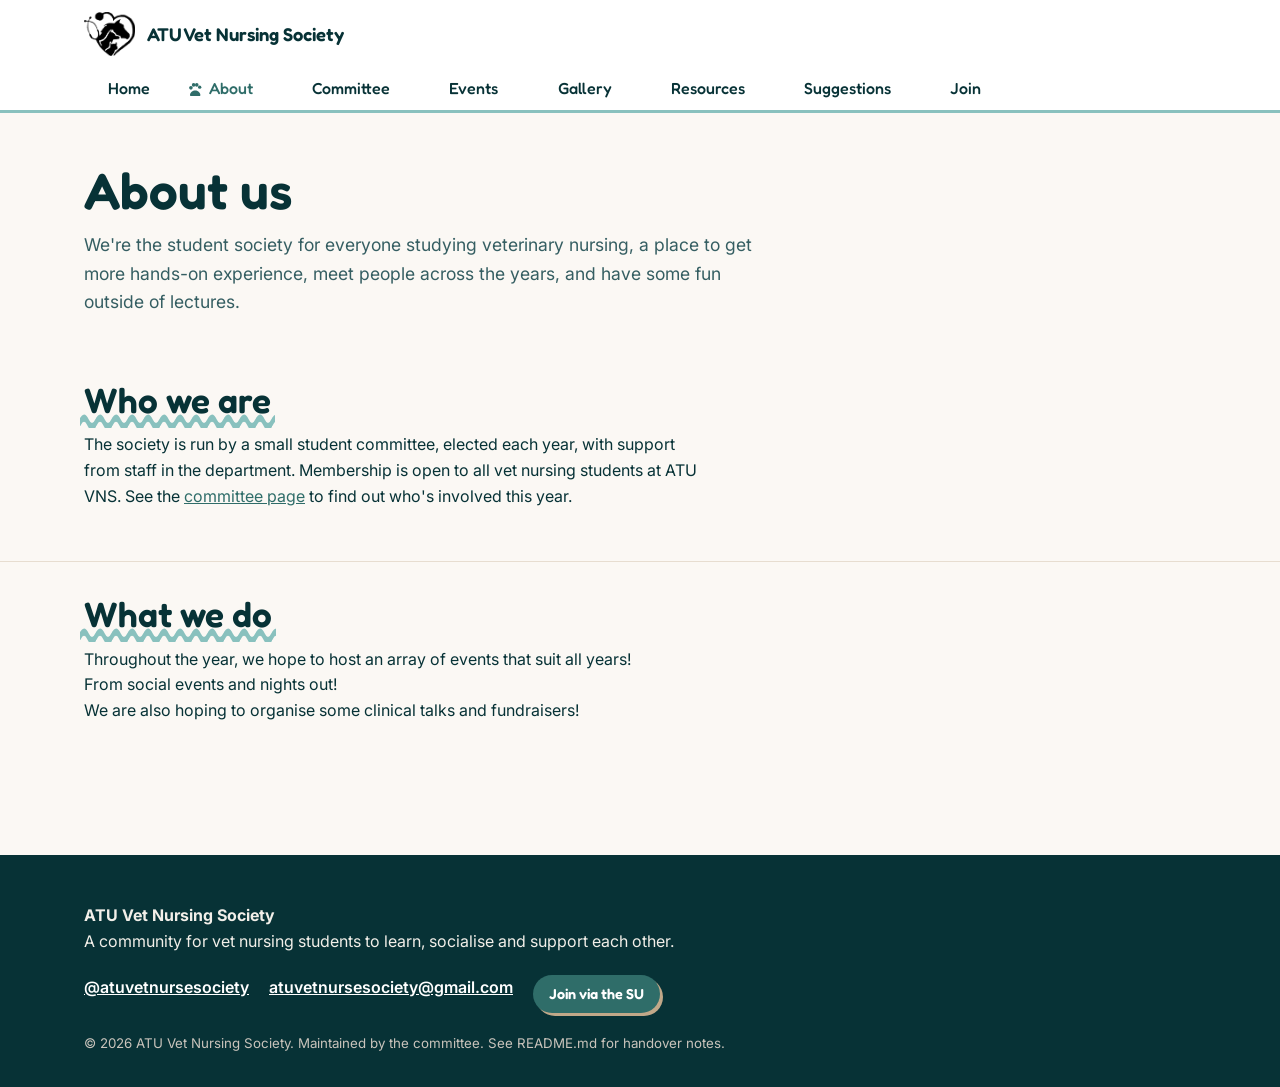
<file: about.html>
<!DOCTYPE html>
<html lang="en">
<head>
<meta charset="UTF-8">
<meta name="viewport" content="width=device-width, initial-scale=1.0">
<title>About | ATU Vet Nursing Society</title>
<meta name="description" content="Who the ATU Vet Nursing Society are and what we get up to: talks, clinic visits, socials and fundraisers.">
<link rel="icon" type="image/png" href="images/logo.png">
<link rel="preconnect" href="https://fonts.googleapis.com">
<link rel="preconnect" href="https://fonts.gstatic.com" crossorigin>
<link href="https://fonts.googleapis.com/css2?family=Fredoka:wght@500;600;700&family=Inter:wght@400;500;600&display=swap" rel="stylesheet">
<link rel="stylesheet" href="css/style.css">
</head>
<body>
<a class="skip-link" href="#main">Skip to main content</a>

<header class="site-header">
  <div class="site-header__bar container">
    <a class="site-brand" href="index.html">
      <img src="images/logo.png" alt="" width="44" height="44">
      <span data-identity="society-name">ATU Vet Nursing Society</span>
    </a>
    <button class="nav-toggle" type="button" aria-expanded="false" aria-controls="nav-menu">
      <span class="visually-hidden">Menu</span>
      <span class="nav-toggle-icon" aria-hidden="true"></span>
    </button>
  </div>
  <nav class="site-nav" id="nav-menu" aria-label="Main" data-open="false">
    <ul>
      <li><a href="index.html"><svg class="paw-bullet" viewBox="0 0 64 64" aria-hidden="true" focusable="false" fill="currentColor"><path d="M32 38c-11 0-23 9-23 19 0 6 5 10 11 10 6 0 8-3 12-3s7 3 12 3c7 0 11-4 11-10 0-10-12-19-23-19z"/><circle cx="13" cy="26" r="8"/><circle cx="25" cy="13" r="8"/><circle cx="39" cy="13" r="8"/><circle cx="52" cy="23" r="7.5"/></svg>Home</a></li>
      <li><a href="about.html" aria-current="page"><svg class="paw-bullet" viewBox="0 0 64 64" aria-hidden="true" focusable="false" fill="currentColor"><path d="M32 38c-11 0-23 9-23 19 0 6 5 10 11 10 6 0 8-3 12-3s7 3 12 3c7 0 11-4 11-10 0-10-12-19-23-19z"/><circle cx="13" cy="26" r="8"/><circle cx="25" cy="13" r="8"/><circle cx="39" cy="13" r="8"/><circle cx="52" cy="23" r="7.5"/></svg>About</a></li>
      <li><a href="committee.html"><svg class="paw-bullet" viewBox="0 0 64 64" aria-hidden="true" focusable="false" fill="currentColor"><path d="M32 38c-11 0-23 9-23 19 0 6 5 10 11 10 6 0 8-3 12-3s7 3 12 3c7 0 11-4 11-10 0-10-12-19-23-19z"/><circle cx="13" cy="26" r="8"/><circle cx="25" cy="13" r="8"/><circle cx="39" cy="13" r="8"/><circle cx="52" cy="23" r="7.5"/></svg>Committee</a></li>
      <li><a href="events.html"><svg class="paw-bullet" viewBox="0 0 64 64" aria-hidden="true" focusable="false" fill="currentColor"><path d="M32 38c-11 0-23 9-23 19 0 6 5 10 11 10 6 0 8-3 12-3s7 3 12 3c7 0 11-4 11-10 0-10-12-19-23-19z"/><circle cx="13" cy="26" r="8"/><circle cx="25" cy="13" r="8"/><circle cx="39" cy="13" r="8"/><circle cx="52" cy="23" r="7.5"/></svg>Events</a></li>
      <li><a href="gallery.html"><svg class="paw-bullet" viewBox="0 0 64 64" aria-hidden="true" focusable="false" fill="currentColor"><path d="M32 38c-11 0-23 9-23 19 0 6 5 10 11 10 6 0 8-3 12-3s7 3 12 3c7 0 11-4 11-10 0-10-12-19-23-19z"/><circle cx="13" cy="26" r="8"/><circle cx="25" cy="13" r="8"/><circle cx="39" cy="13" r="8"/><circle cx="52" cy="23" r="7.5"/></svg>Gallery</a></li>
      <li><a href="resources.html"><svg class="paw-bullet" viewBox="0 0 64 64" aria-hidden="true" focusable="false" fill="currentColor"><path d="M32 38c-11 0-23 9-23 19 0 6 5 10 11 10 6 0 8-3 12-3s7 3 12 3c7 0 11-4 11-10 0-10-12-19-23-19z"/><circle cx="13" cy="26" r="8"/><circle cx="25" cy="13" r="8"/><circle cx="39" cy="13" r="8"/><circle cx="52" cy="23" r="7.5"/></svg>Resources</a></li>
      <li><a href="suggestions.html"><svg class="paw-bullet" viewBox="0 0 64 64" aria-hidden="true" focusable="false" fill="currentColor"><path d="M32 38c-11 0-23 9-23 19 0 6 5 10 11 10 6 0 8-3 12-3s7 3 12 3c7 0 11-4 11-10 0-10-12-19-23-19z"/><circle cx="13" cy="26" r="8"/><circle cx="25" cy="13" r="8"/><circle cx="39" cy="13" r="8"/><circle cx="52" cy="23" r="7.5"/></svg>Suggestions</a></li>
      <li><a href="join.html"><svg class="paw-bullet" viewBox="0 0 64 64" aria-hidden="true" focusable="false" fill="currentColor"><path d="M32 38c-11 0-23 9-23 19 0 6 5 10 11 10 6 0 8-3 12-3s7 3 12 3c7 0 11-4 11-10 0-10-12-19-23-19z"/><circle cx="13" cy="26" r="8"/><circle cx="25" cy="13" r="8"/><circle cx="39" cy="13" r="8"/><circle cx="52" cy="23" r="7.5"/></svg>Join</a></li>
    </ul>
  </nav>
</header>

<main id="main">

  <section class="page-intro">
    <div class="container fade-in-up">
      <h1>About us</h1>
      <!-- TODO: rewrite this intro paragraph in your own words -->
      <p>We're the student society for everyone studying veterinary nursing, a place to get more hands-on experience, meet people across the years, and have some fun outside of lectures.</p>
    </div>
  </section>

  <section class="prose-section">
    <div class="container fade-in-up">
      <h2><span class="underline-wavy">Who we are</span></h2>
      <!-- TODO: replace with your own "who we are" paragraph(s) -->
      <p>The society is run by a small student committee, elected each year, with support from staff in the department. Membership is open to all vet nursing students at <span data-identity="society-short-name">ATU VNS</span>. See the <a href="committee.html">committee page</a> to find out who's involved this year.</p>
    </div>
  </section>

  <section class="prose-section">
    <div class="container fade-in-up">
      <h2><span class="underline-wavy">What we do</span></h2>
      <p>Throughout the year, we hope to host an array of events that suit all years!<br>
      From social events and nights out!<br>
      We are also hoping to organise some clinical talks and fundraisers!</p>
    </div>
  </section>

</main>

<footer class="site-footer">
  <div class="container">
    <div>
      <p><strong data-identity="society-name">ATU Vet Nursing Society</strong><br>
      <span data-identity="tagline">A community for vet nursing students to learn, socialise and support each other.</span></p>
      <ul class="site-footer__links">
        <li><a data-identity="instagram" href="#">@atuvetnursesociety</a></li>
        <li><a data-identity="email" href="#">atuvetnursesociety@gmail.com</a></li>
        <li><a data-identity="su-join" class="btn btn-small btn-primary" href="#">Join via the SU</a></li>
      </ul>
      <small>© <span id="footer-year"></span> <span data-identity="society-name">ATU Vet Nursing Society</span>. Maintained by the committee. See README.md for handover notes.</small>
    </div>
  </div>
</footer>

<script src="js/config.js"></script>
<script src="js/site.js"></script>
</body>
</html>
</file>
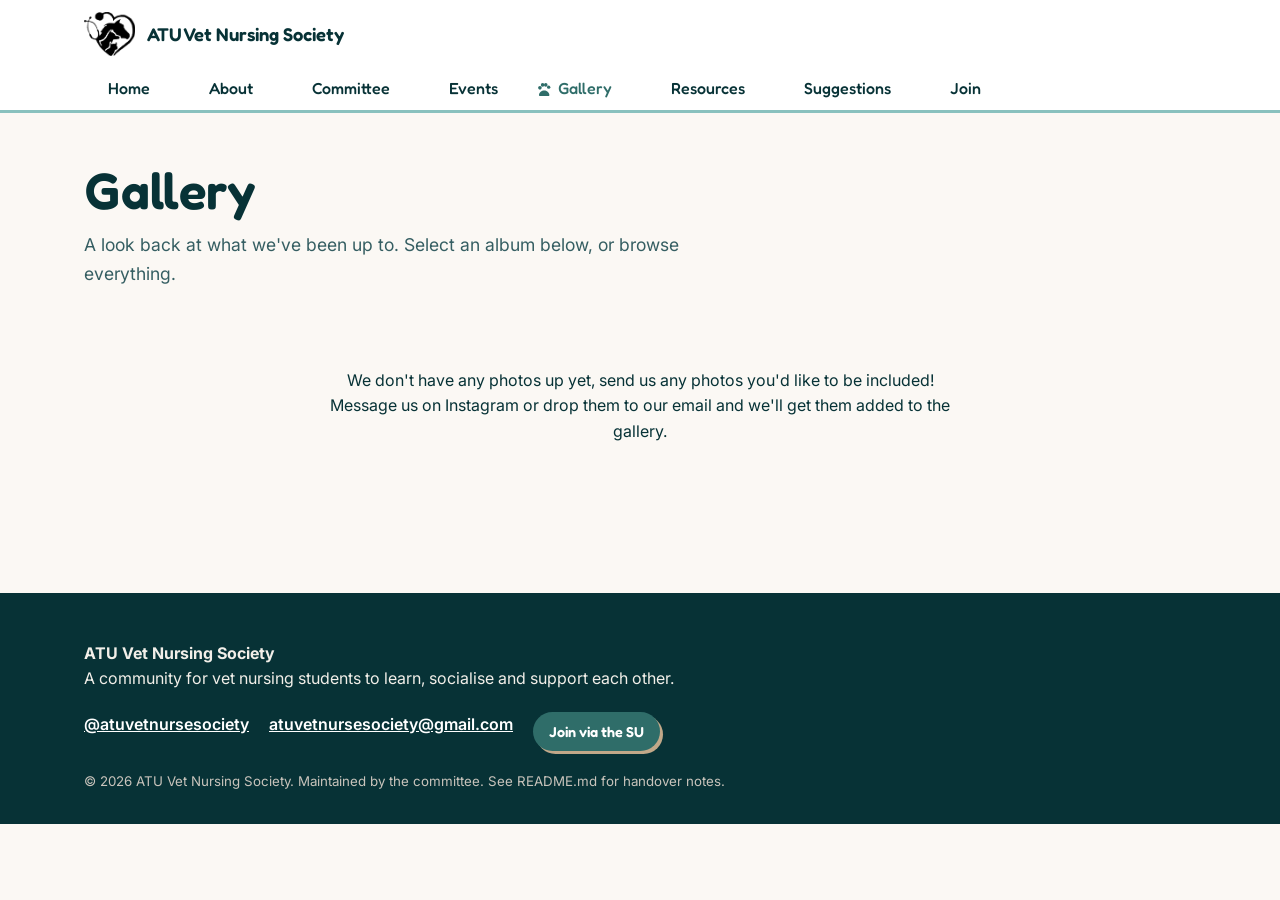
<file: gallery.html>
<!DOCTYPE html>
<html lang="en">
<head>
<meta charset="UTF-8">
<meta name="viewport" content="width=device-width, initial-scale=1.0">
<title>Gallery | ATU Vet Nursing Society</title>
<meta name="description" content="Photos from ATU Vet Nursing Society events, visits and socials.">
<link rel="icon" type="image/png" href="images/logo.png">
<link rel="preconnect" href="https://fonts.googleapis.com">
<link rel="preconnect" href="https://fonts.gstatic.com" crossorigin>
<link href="https://fonts.googleapis.com/css2?family=Fredoka:wght@500;600;700&family=Inter:wght@400;500;600&display=swap" rel="stylesheet">
<link rel="stylesheet" href="css/style.css">
</head>
<body>
<a class="skip-link" href="#main">Skip to main content</a>

<header class="site-header">
  <div class="site-header__bar container">
    <a class="site-brand" href="index.html">
      <img src="images/logo.png" alt="" width="44" height="44">
      <span data-identity="society-name">ATU Vet Nursing Society</span>
    </a>
    <button class="nav-toggle" type="button" aria-expanded="false" aria-controls="nav-menu">
      <span class="visually-hidden">Menu</span>
      <span class="nav-toggle-icon" aria-hidden="true"></span>
    </button>
  </div>
  <nav class="site-nav" id="nav-menu" aria-label="Main" data-open="false">
    <ul>
      <li><a href="index.html"><svg class="paw-bullet" viewBox="0 0 64 64" aria-hidden="true" focusable="false" fill="currentColor"><path d="M32 38c-11 0-23 9-23 19 0 6 5 10 11 10 6 0 8-3 12-3s7 3 12 3c7 0 11-4 11-10 0-10-12-19-23-19z"/><circle cx="13" cy="26" r="8"/><circle cx="25" cy="13" r="8"/><circle cx="39" cy="13" r="8"/><circle cx="52" cy="23" r="7.5"/></svg>Home</a></li>
      <li><a href="about.html"><svg class="paw-bullet" viewBox="0 0 64 64" aria-hidden="true" focusable="false" fill="currentColor"><path d="M32 38c-11 0-23 9-23 19 0 6 5 10 11 10 6 0 8-3 12-3s7 3 12 3c7 0 11-4 11-10 0-10-12-19-23-19z"/><circle cx="13" cy="26" r="8"/><circle cx="25" cy="13" r="8"/><circle cx="39" cy="13" r="8"/><circle cx="52" cy="23" r="7.5"/></svg>About</a></li>
      <li><a href="committee.html"><svg class="paw-bullet" viewBox="0 0 64 64" aria-hidden="true" focusable="false" fill="currentColor"><path d="M32 38c-11 0-23 9-23 19 0 6 5 10 11 10 6 0 8-3 12-3s7 3 12 3c7 0 11-4 11-10 0-10-12-19-23-19z"/><circle cx="13" cy="26" r="8"/><circle cx="25" cy="13" r="8"/><circle cx="39" cy="13" r="8"/><circle cx="52" cy="23" r="7.5"/></svg>Committee</a></li>
      <li><a href="events.html"><svg class="paw-bullet" viewBox="0 0 64 64" aria-hidden="true" focusable="false" fill="currentColor"><path d="M32 38c-11 0-23 9-23 19 0 6 5 10 11 10 6 0 8-3 12-3s7 3 12 3c7 0 11-4 11-10 0-10-12-19-23-19z"/><circle cx="13" cy="26" r="8"/><circle cx="25" cy="13" r="8"/><circle cx="39" cy="13" r="8"/><circle cx="52" cy="23" r="7.5"/></svg>Events</a></li>
      <li><a href="gallery.html" aria-current="page"><svg class="paw-bullet" viewBox="0 0 64 64" aria-hidden="true" focusable="false" fill="currentColor"><path d="M32 38c-11 0-23 9-23 19 0 6 5 10 11 10 6 0 8-3 12-3s7 3 12 3c7 0 11-4 11-10 0-10-12-19-23-19z"/><circle cx="13" cy="26" r="8"/><circle cx="25" cy="13" r="8"/><circle cx="39" cy="13" r="8"/><circle cx="52" cy="23" r="7.5"/></svg>Gallery</a></li>
      <li><a href="resources.html"><svg class="paw-bullet" viewBox="0 0 64 64" aria-hidden="true" focusable="false" fill="currentColor"><path d="M32 38c-11 0-23 9-23 19 0 6 5 10 11 10 6 0 8-3 12-3s7 3 12 3c7 0 11-4 11-10 0-10-12-19-23-19z"/><circle cx="13" cy="26" r="8"/><circle cx="25" cy="13" r="8"/><circle cx="39" cy="13" r="8"/><circle cx="52" cy="23" r="7.5"/></svg>Resources</a></li>
      <li><a href="suggestions.html"><svg class="paw-bullet" viewBox="0 0 64 64" aria-hidden="true" focusable="false" fill="currentColor"><path d="M32 38c-11 0-23 9-23 19 0 6 5 10 11 10 6 0 8-3 12-3s7 3 12 3c7 0 11-4 11-10 0-10-12-19-23-19z"/><circle cx="13" cy="26" r="8"/><circle cx="25" cy="13" r="8"/><circle cx="39" cy="13" r="8"/><circle cx="52" cy="23" r="7.5"/></svg>Suggestions</a></li>
      <li><a href="join.html"><svg class="paw-bullet" viewBox="0 0 64 64" aria-hidden="true" focusable="false" fill="currentColor"><path d="M32 38c-11 0-23 9-23 19 0 6 5 10 11 10 6 0 8-3 12-3s7 3 12 3c7 0 11-4 11-10 0-10-12-19-23-19z"/><circle cx="13" cy="26" r="8"/><circle cx="25" cy="13" r="8"/><circle cx="39" cy="13" r="8"/><circle cx="52" cy="23" r="7.5"/></svg>Join</a></li>
    </ul>
  </nav>
</header>

<main id="main">

  <section class="page-intro">
    <div class="container fade-in-up">
      <h1>Gallery</h1>
      <p>A look back at what we've been up to. Select an album below, or browse everything.</p>
    </div>
  </section>

  <section class="section">
    <div class="container text-center fade-in-up">
      <p>We don't have any photos up yet, send us any photos you'd like to be included! Message us on Instagram or drop them to our email and we'll get them added to the gallery.</p>
    </div>
  </section>

</main>

<footer class="site-footer">
  <div class="container">
    <div>
      <p><strong data-identity="society-name">ATU Vet Nursing Society</strong><br>
      <span data-identity="tagline">A community for vet nursing students to learn, socialise and support each other.</span></p>
      <ul class="site-footer__links">
        <li><a data-identity="instagram" href="#">@atuvetnursesociety</a></li>
        <li><a data-identity="email" href="#">atuvetnursesociety@gmail.com</a></li>
        <li><a data-identity="su-join" class="btn btn-small btn-primary" href="#">Join via the SU</a></li>
      </ul>
      <small>© <span id="footer-year"></span> <span data-identity="society-name">ATU Vet Nursing Society</span>. Maintained by the committee. See README.md for handover notes.</small>
    </div>
  </div>
</footer>

<script src="js/config.js"></script>
<script src="js/site.js"></script>
</body>
</html>
</file>
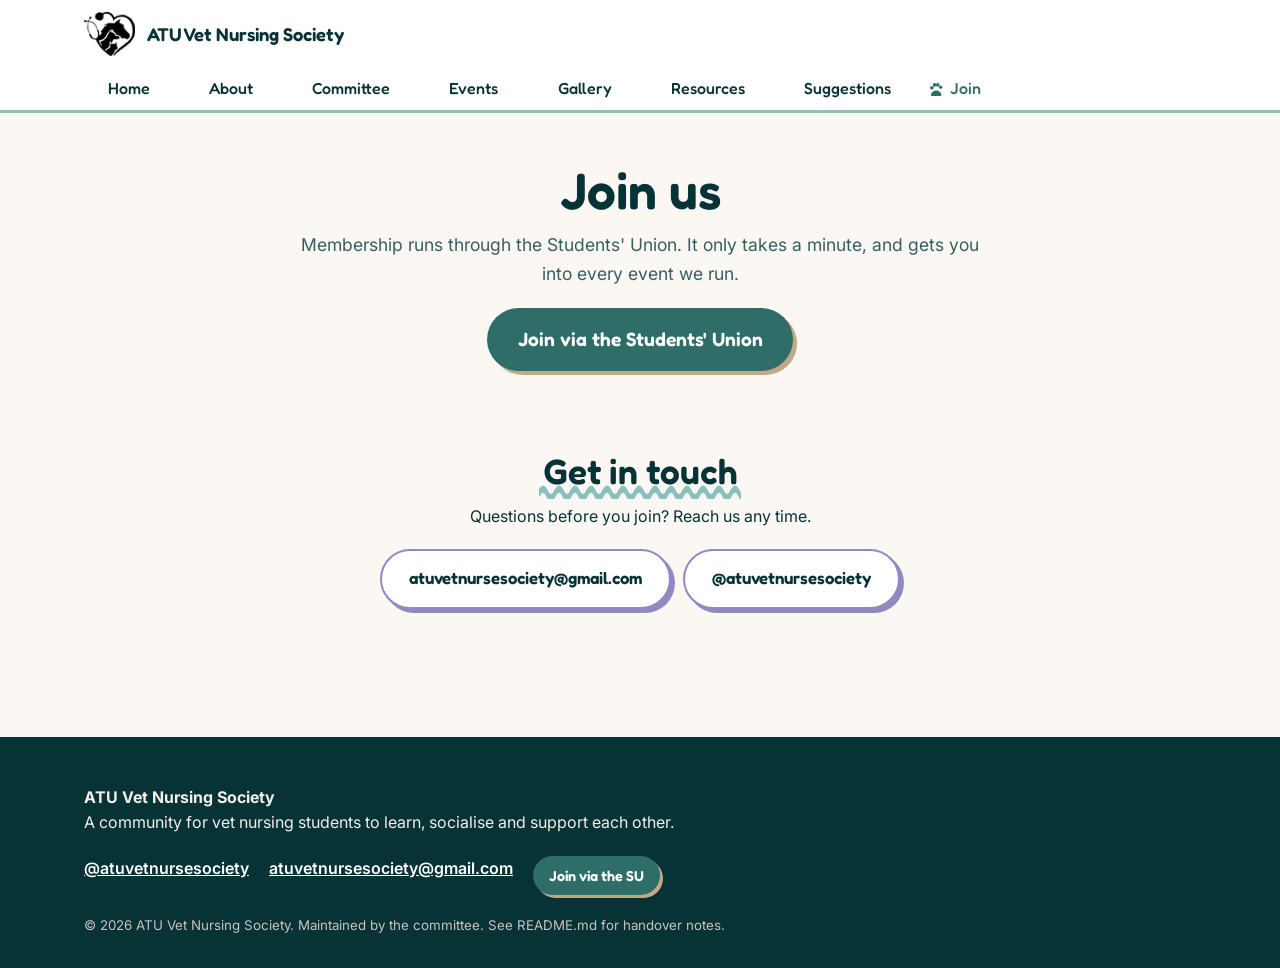
<file: join.html>
<!DOCTYPE html>
<html lang="en">
<head>
<meta charset="UTF-8">
<meta name="viewport" content="width=device-width, initial-scale=1.0">
<title>Join | ATU Vet Nursing Society</title>
<meta name="description" content="How to join the ATU Vet Nursing Society and what you get as a member.">
<link rel="icon" type="image/png" href="images/logo.png">
<link rel="preconnect" href="https://fonts.googleapis.com">
<link rel="preconnect" href="https://fonts.gstatic.com" crossorigin>
<link href="https://fonts.googleapis.com/css2?family=Fredoka:wght@500;600;700&family=Inter:wght@400;500;600&display=swap" rel="stylesheet">
<link rel="stylesheet" href="css/style.css">
</head>
<body>
<a class="skip-link" href="#main">Skip to main content</a>

<header class="site-header">
  <div class="site-header__bar container">
    <a class="site-brand" href="index.html">
      <img src="images/logo.png" alt="" width="44" height="44">
      <span data-identity="society-name">ATU Vet Nursing Society</span>
    </a>
    <button class="nav-toggle" type="button" aria-expanded="false" aria-controls="nav-menu">
      <span class="visually-hidden">Menu</span>
      <span class="nav-toggle-icon" aria-hidden="true"></span>
    </button>
  </div>
  <nav class="site-nav" id="nav-menu" aria-label="Main" data-open="false">
    <ul>
      <li><a href="index.html"><svg class="paw-bullet" viewBox="0 0 64 64" aria-hidden="true" focusable="false" fill="currentColor"><path d="M32 38c-11 0-23 9-23 19 0 6 5 10 11 10 6 0 8-3 12-3s7 3 12 3c7 0 11-4 11-10 0-10-12-19-23-19z"/><circle cx="13" cy="26" r="8"/><circle cx="25" cy="13" r="8"/><circle cx="39" cy="13" r="8"/><circle cx="52" cy="23" r="7.5"/></svg>Home</a></li>
      <li><a href="about.html"><svg class="paw-bullet" viewBox="0 0 64 64" aria-hidden="true" focusable="false" fill="currentColor"><path d="M32 38c-11 0-23 9-23 19 0 6 5 10 11 10 6 0 8-3 12-3s7 3 12 3c7 0 11-4 11-10 0-10-12-19-23-19z"/><circle cx="13" cy="26" r="8"/><circle cx="25" cy="13" r="8"/><circle cx="39" cy="13" r="8"/><circle cx="52" cy="23" r="7.5"/></svg>About</a></li>
      <li><a href="committee.html"><svg class="paw-bullet" viewBox="0 0 64 64" aria-hidden="true" focusable="false" fill="currentColor"><path d="M32 38c-11 0-23 9-23 19 0 6 5 10 11 10 6 0 8-3 12-3s7 3 12 3c7 0 11-4 11-10 0-10-12-19-23-19z"/><circle cx="13" cy="26" r="8"/><circle cx="25" cy="13" r="8"/><circle cx="39" cy="13" r="8"/><circle cx="52" cy="23" r="7.5"/></svg>Committee</a></li>
      <li><a href="events.html"><svg class="paw-bullet" viewBox="0 0 64 64" aria-hidden="true" focusable="false" fill="currentColor"><path d="M32 38c-11 0-23 9-23 19 0 6 5 10 11 10 6 0 8-3 12-3s7 3 12 3c7 0 11-4 11-10 0-10-12-19-23-19z"/><circle cx="13" cy="26" r="8"/><circle cx="25" cy="13" r="8"/><circle cx="39" cy="13" r="8"/><circle cx="52" cy="23" r="7.5"/></svg>Events</a></li>
      <li><a href="gallery.html"><svg class="paw-bullet" viewBox="0 0 64 64" aria-hidden="true" focusable="false" fill="currentColor"><path d="M32 38c-11 0-23 9-23 19 0 6 5 10 11 10 6 0 8-3 12-3s7 3 12 3c7 0 11-4 11-10 0-10-12-19-23-19z"/><circle cx="13" cy="26" r="8"/><circle cx="25" cy="13" r="8"/><circle cx="39" cy="13" r="8"/><circle cx="52" cy="23" r="7.5"/></svg>Gallery</a></li>
      <li><a href="resources.html"><svg class="paw-bullet" viewBox="0 0 64 64" aria-hidden="true" focusable="false" fill="currentColor"><path d="M32 38c-11 0-23 9-23 19 0 6 5 10 11 10 6 0 8-3 12-3s7 3 12 3c7 0 11-4 11-10 0-10-12-19-23-19z"/><circle cx="13" cy="26" r="8"/><circle cx="25" cy="13" r="8"/><circle cx="39" cy="13" r="8"/><circle cx="52" cy="23" r="7.5"/></svg>Resources</a></li>
      <li><a href="suggestions.html"><svg class="paw-bullet" viewBox="0 0 64 64" aria-hidden="true" focusable="false" fill="currentColor"><path d="M32 38c-11 0-23 9-23 19 0 6 5 10 11 10 6 0 8-3 12-3s7 3 12 3c7 0 11-4 11-10 0-10-12-19-23-19z"/><circle cx="13" cy="26" r="8"/><circle cx="25" cy="13" r="8"/><circle cx="39" cy="13" r="8"/><circle cx="52" cy="23" r="7.5"/></svg>Suggestions</a></li>
      <li><a href="join.html" aria-current="page"><svg class="paw-bullet" viewBox="0 0 64 64" aria-hidden="true" focusable="false" fill="currentColor"><path d="M32 38c-11 0-23 9-23 19 0 6 5 10 11 10 6 0 8-3 12-3s7 3 12 3c7 0 11-4 11-10 0-10-12-19-23-19z"/><circle cx="13" cy="26" r="8"/><circle cx="25" cy="13" r="8"/><circle cx="39" cy="13" r="8"/><circle cx="52" cy="23" r="7.5"/></svg>Join</a></li>
    </ul>
  </nav>
</header>

<main id="main">

  <section class="page-intro">
    <div class="container fade-in-up text-center">
      <h1>Join us</h1>
      <p>Membership runs through the Students' Union. It only takes a minute, and gets you into every event we run.</p>
      <p><a class="btn btn-primary" data-identity="su-join" href="#" style="font-size:1.2rem;">Join via the Students' Union</a></p>
    </div>
  </section>

  <section class="section">
    <div class="container fade-in-up text-center">
      <h2><span class="underline-wavy">Get in touch</span></h2>
      <p>Questions before you join? Reach us any time.</p>
      <div class="hero__actions" style="justify-content:center;">
        <a class="btn btn-secondary" data-identity="email" href="#">atuvetnursesociety@gmail.com</a>
        <a class="btn btn-secondary" data-identity="instagram" href="#">@atuvetnursesociety</a>
      </div>
    </div>
  </section>

</main>

<footer class="site-footer">
  <div class="container">
    <div>
      <p><strong data-identity="society-name">ATU Vet Nursing Society</strong><br>
      <span data-identity="tagline">A community for vet nursing students to learn, socialise and support each other.</span></p>
      <ul class="site-footer__links">
        <li><a data-identity="instagram" href="#">@atuvetnursesociety</a></li>
        <li><a data-identity="email" href="#">atuvetnursesociety@gmail.com</a></li>
        <li><a data-identity="su-join" class="btn btn-small btn-primary" href="#">Join via the SU</a></li>
      </ul>
      <small>© <span id="footer-year"></span> <span data-identity="society-name">ATU Vet Nursing Society</span>. Maintained by the committee. See README.md for handover notes.</small>
    </div>
  </div>
</footer>

<script src="js/config.js"></script>
<script src="js/site.js"></script>
</body>
</html>
</file>
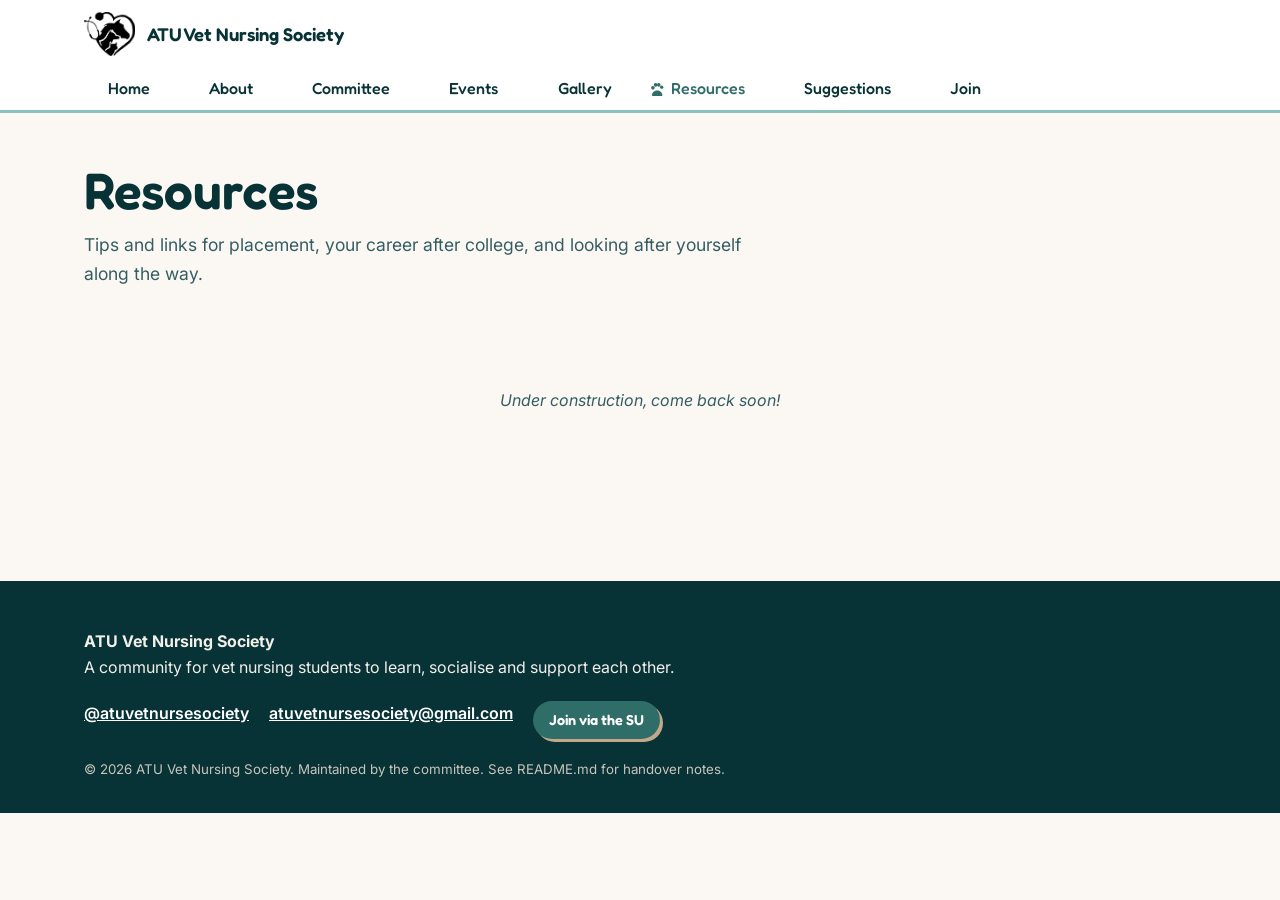
<file: resources.html>
<!DOCTYPE html>
<html lang="en">
<head>
<meta charset="UTF-8">
<meta name="viewport" content="width=device-width, initial-scale=1.0">
<title>Resources | ATU Vet Nursing Society</title>
<meta name="description" content="Placement tips, careers info and wellbeing support for ATU Vet Nursing Society members.">
<link rel="icon" type="image/png" href="images/logo.png">
<link rel="preconnect" href="https://fonts.googleapis.com">
<link rel="preconnect" href="https://fonts.gstatic.com" crossorigin>
<link href="https://fonts.googleapis.com/css2?family=Fredoka:wght@500;600;700&family=Inter:wght@400;500;600&display=swap" rel="stylesheet">
<link rel="stylesheet" href="css/style.css">
</head>
<body>
<a class="skip-link" href="#main">Skip to main content</a>

<header class="site-header">
  <div class="site-header__bar container">
    <a class="site-brand" href="index.html">
      <img src="images/logo.png" alt="" width="44" height="44">
      <span data-identity="society-name">ATU Vet Nursing Society</span>
    </a>
    <button class="nav-toggle" type="button" aria-expanded="false" aria-controls="nav-menu">
      <span class="visually-hidden">Menu</span>
      <span class="nav-toggle-icon" aria-hidden="true"></span>
    </button>
  </div>
  <nav class="site-nav" id="nav-menu" aria-label="Main" data-open="false">
    <ul>
      <li><a href="index.html"><svg class="paw-bullet" viewBox="0 0 64 64" aria-hidden="true" focusable="false" fill="currentColor"><path d="M32 38c-11 0-23 9-23 19 0 6 5 10 11 10 6 0 8-3 12-3s7 3 12 3c7 0 11-4 11-10 0-10-12-19-23-19z"/><circle cx="13" cy="26" r="8"/><circle cx="25" cy="13" r="8"/><circle cx="39" cy="13" r="8"/><circle cx="52" cy="23" r="7.5"/></svg>Home</a></li>
      <li><a href="about.html"><svg class="paw-bullet" viewBox="0 0 64 64" aria-hidden="true" focusable="false" fill="currentColor"><path d="M32 38c-11 0-23 9-23 19 0 6 5 10 11 10 6 0 8-3 12-3s7 3 12 3c7 0 11-4 11-10 0-10-12-19-23-19z"/><circle cx="13" cy="26" r="8"/><circle cx="25" cy="13" r="8"/><circle cx="39" cy="13" r="8"/><circle cx="52" cy="23" r="7.5"/></svg>About</a></li>
      <li><a href="committee.html"><svg class="paw-bullet" viewBox="0 0 64 64" aria-hidden="true" focusable="false" fill="currentColor"><path d="M32 38c-11 0-23 9-23 19 0 6 5 10 11 10 6 0 8-3 12-3s7 3 12 3c7 0 11-4 11-10 0-10-12-19-23-19z"/><circle cx="13" cy="26" r="8"/><circle cx="25" cy="13" r="8"/><circle cx="39" cy="13" r="8"/><circle cx="52" cy="23" r="7.5"/></svg>Committee</a></li>
      <li><a href="events.html"><svg class="paw-bullet" viewBox="0 0 64 64" aria-hidden="true" focusable="false" fill="currentColor"><path d="M32 38c-11 0-23 9-23 19 0 6 5 10 11 10 6 0 8-3 12-3s7 3 12 3c7 0 11-4 11-10 0-10-12-19-23-19z"/><circle cx="13" cy="26" r="8"/><circle cx="25" cy="13" r="8"/><circle cx="39" cy="13" r="8"/><circle cx="52" cy="23" r="7.5"/></svg>Events</a></li>
      <li><a href="gallery.html"><svg class="paw-bullet" viewBox="0 0 64 64" aria-hidden="true" focusable="false" fill="currentColor"><path d="M32 38c-11 0-23 9-23 19 0 6 5 10 11 10 6 0 8-3 12-3s7 3 12 3c7 0 11-4 11-10 0-10-12-19-23-19z"/><circle cx="13" cy="26" r="8"/><circle cx="25" cy="13" r="8"/><circle cx="39" cy="13" r="8"/><circle cx="52" cy="23" r="7.5"/></svg>Gallery</a></li>
      <li><a href="resources.html" aria-current="page"><svg class="paw-bullet" viewBox="0 0 64 64" aria-hidden="true" focusable="false" fill="currentColor"><path d="M32 38c-11 0-23 9-23 19 0 6 5 10 11 10 6 0 8-3 12-3s7 3 12 3c7 0 11-4 11-10 0-10-12-19-23-19z"/><circle cx="13" cy="26" r="8"/><circle cx="25" cy="13" r="8"/><circle cx="39" cy="13" r="8"/><circle cx="52" cy="23" r="7.5"/></svg>Resources</a></li>
      <li><a href="suggestions.html"><svg class="paw-bullet" viewBox="0 0 64 64" aria-hidden="true" focusable="false" fill="currentColor"><path d="M32 38c-11 0-23 9-23 19 0 6 5 10 11 10 6 0 8-3 12-3s7 3 12 3c7 0 11-4 11-10 0-10-12-19-23-19z"/><circle cx="13" cy="26" r="8"/><circle cx="25" cy="13" r="8"/><circle cx="39" cy="13" r="8"/><circle cx="52" cy="23" r="7.5"/></svg>Suggestions</a></li>
      <li><a href="join.html"><svg class="paw-bullet" viewBox="0 0 64 64" aria-hidden="true" focusable="false" fill="currentColor"><path d="M32 38c-11 0-23 9-23 19 0 6 5 10 11 10 6 0 8-3 12-3s7 3 12 3c7 0 11-4 11-10 0-10-12-19-23-19z"/><circle cx="13" cy="26" r="8"/><circle cx="25" cy="13" r="8"/><circle cx="39" cy="13" r="8"/><circle cx="52" cy="23" r="7.5"/></svg>Join</a></li>
    </ul>
  </nav>
</header>

<main id="main">

  <section class="page-intro">
    <div class="container fade-in-up">
      <h1>Resources</h1>
      <p>Tips and links for placement, your career after college, and looking after yourself along the way.</p>
    </div>
  </section>

  <section class="section">
    <div class="container text-center fade-in-up">
      <p class="state-message">Under construction, come back soon!</p>
    </div>
  </section>

</main>

<footer class="site-footer">
  <div class="container">
    <div>
      <p><strong data-identity="society-name">ATU Vet Nursing Society</strong><br>
      <span data-identity="tagline">A community for vet nursing students to learn, socialise and support each other.</span></p>
      <ul class="site-footer__links">
        <li><a data-identity="instagram" href="#">@atuvetnursesociety</a></li>
        <li><a data-identity="email" href="#">atuvetnursesociety@gmail.com</a></li>
        <li><a data-identity="su-join" class="btn btn-small btn-primary" href="#">Join via the SU</a></li>
      </ul>
      <small>© <span id="footer-year"></span> <span data-identity="society-name">ATU Vet Nursing Society</span>. Maintained by the committee. See README.md for handover notes.</small>
    </div>
  </div>
</footer>

<script src="js/config.js"></script>
<script src="js/site.js"></script>
</body>
</html>
</file>
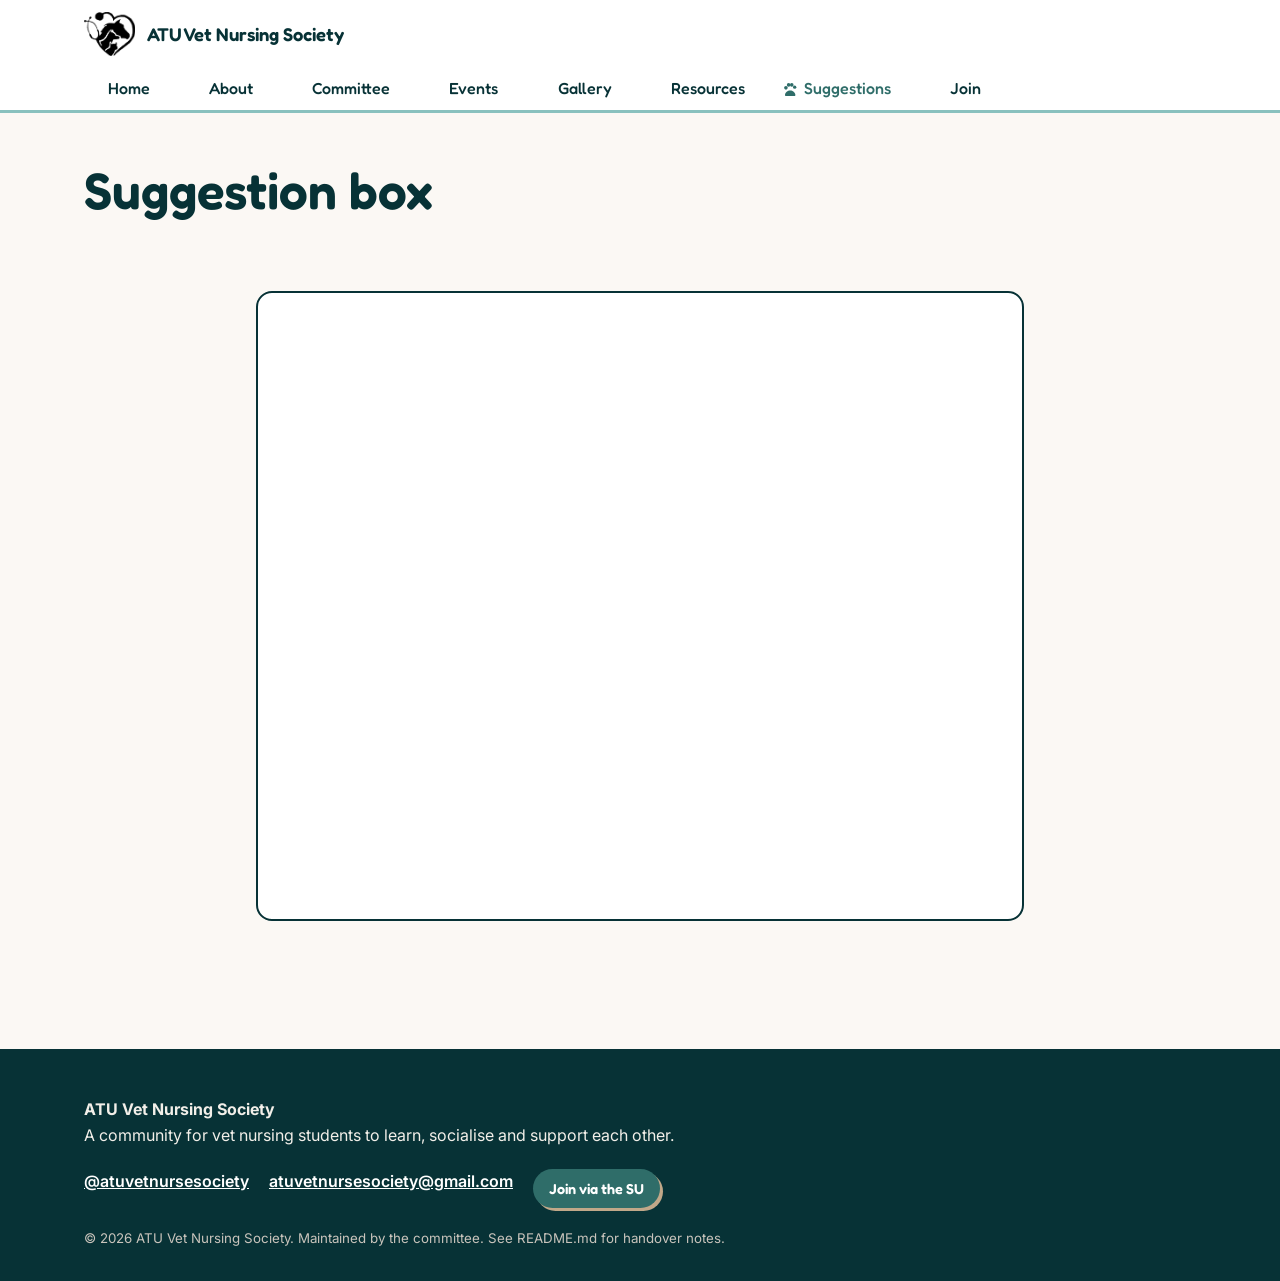
<file: suggestions.html>
<!DOCTYPE html>
<html lang="en">
<head>
<meta charset="UTF-8">
<meta name="viewport" content="width=device-width, initial-scale=1.0">
<title>Suggestions | ATU Vet Nursing Society</title>
<meta name="description" content="Got an idea for an event, talk or improvement? Tell the ATU Vet Nursing Society committee.">
<link rel="icon" type="image/png" href="images/logo.png">
<link rel="preconnect" href="https://fonts.googleapis.com">
<link rel="preconnect" href="https://fonts.gstatic.com" crossorigin>
<link href="https://fonts.googleapis.com/css2?family=Fredoka:wght@500;600;700&family=Inter:wght@400;500;600&display=swap" rel="stylesheet">
<link rel="stylesheet" href="css/style.css">
</head>
<body>
<a class="skip-link" href="#main">Skip to main content</a>

<header class="site-header">
  <div class="site-header__bar container">
    <a class="site-brand" href="index.html">
      <img src="images/logo.png" alt="" width="44" height="44">
      <span data-identity="society-name">ATU Vet Nursing Society</span>
    </a>
    <button class="nav-toggle" type="button" aria-expanded="false" aria-controls="nav-menu">
      <span class="visually-hidden">Menu</span>
      <span class="nav-toggle-icon" aria-hidden="true"></span>
    </button>
  </div>
  <nav class="site-nav" id="nav-menu" aria-label="Main" data-open="false">
    <ul>
      <li><a href="index.html"><svg class="paw-bullet" viewBox="0 0 64 64" aria-hidden="true" focusable="false" fill="currentColor"><path d="M32 38c-11 0-23 9-23 19 0 6 5 10 11 10 6 0 8-3 12-3s7 3 12 3c7 0 11-4 11-10 0-10-12-19-23-19z"/><circle cx="13" cy="26" r="8"/><circle cx="25" cy="13" r="8"/><circle cx="39" cy="13" r="8"/><circle cx="52" cy="23" r="7.5"/></svg>Home</a></li>
      <li><a href="about.html"><svg class="paw-bullet" viewBox="0 0 64 64" aria-hidden="true" focusable="false" fill="currentColor"><path d="M32 38c-11 0-23 9-23 19 0 6 5 10 11 10 6 0 8-3 12-3s7 3 12 3c7 0 11-4 11-10 0-10-12-19-23-19z"/><circle cx="13" cy="26" r="8"/><circle cx="25" cy="13" r="8"/><circle cx="39" cy="13" r="8"/><circle cx="52" cy="23" r="7.5"/></svg>About</a></li>
      <li><a href="committee.html"><svg class="paw-bullet" viewBox="0 0 64 64" aria-hidden="true" focusable="false" fill="currentColor"><path d="M32 38c-11 0-23 9-23 19 0 6 5 10 11 10 6 0 8-3 12-3s7 3 12 3c7 0 11-4 11-10 0-10-12-19-23-19z"/><circle cx="13" cy="26" r="8"/><circle cx="25" cy="13" r="8"/><circle cx="39" cy="13" r="8"/><circle cx="52" cy="23" r="7.5"/></svg>Committee</a></li>
      <li><a href="events.html"><svg class="paw-bullet" viewBox="0 0 64 64" aria-hidden="true" focusable="false" fill="currentColor"><path d="M32 38c-11 0-23 9-23 19 0 6 5 10 11 10 6 0 8-3 12-3s7 3 12 3c7 0 11-4 11-10 0-10-12-19-23-19z"/><circle cx="13" cy="26" r="8"/><circle cx="25" cy="13" r="8"/><circle cx="39" cy="13" r="8"/><circle cx="52" cy="23" r="7.5"/></svg>Events</a></li>
      <li><a href="gallery.html"><svg class="paw-bullet" viewBox="0 0 64 64" aria-hidden="true" focusable="false" fill="currentColor"><path d="M32 38c-11 0-23 9-23 19 0 6 5 10 11 10 6 0 8-3 12-3s7 3 12 3c7 0 11-4 11-10 0-10-12-19-23-19z"/><circle cx="13" cy="26" r="8"/><circle cx="25" cy="13" r="8"/><circle cx="39" cy="13" r="8"/><circle cx="52" cy="23" r="7.5"/></svg>Gallery</a></li>
      <li><a href="resources.html"><svg class="paw-bullet" viewBox="0 0 64 64" aria-hidden="true" focusable="false" fill="currentColor"><path d="M32 38c-11 0-23 9-23 19 0 6 5 10 11 10 6 0 8-3 12-3s7 3 12 3c7 0 11-4 11-10 0-10-12-19-23-19z"/><circle cx="13" cy="26" r="8"/><circle cx="25" cy="13" r="8"/><circle cx="39" cy="13" r="8"/><circle cx="52" cy="23" r="7.5"/></svg>Resources</a></li>
      <li><a href="suggestions.html" aria-current="page"><svg class="paw-bullet" viewBox="0 0 64 64" aria-hidden="true" focusable="false" fill="currentColor"><path d="M32 38c-11 0-23 9-23 19 0 6 5 10 11 10 6 0 8-3 12-3s7 3 12 3c7 0 11-4 11-10 0-10-12-19-23-19z"/><circle cx="13" cy="26" r="8"/><circle cx="25" cy="13" r="8"/><circle cx="39" cy="13" r="8"/><circle cx="52" cy="23" r="7.5"/></svg>Suggestions</a></li>
      <li><a href="join.html"><svg class="paw-bullet" viewBox="0 0 64 64" aria-hidden="true" focusable="false" fill="currentColor"><path d="M32 38c-11 0-23 9-23 19 0 6 5 10 11 10 6 0 8-3 12-3s7 3 12 3c7 0 11-4 11-10 0-10-12-19-23-19z"/><circle cx="13" cy="26" r="8"/><circle cx="25" cy="13" r="8"/><circle cx="39" cy="13" r="8"/><circle cx="52" cy="23" r="7.5"/></svg>Join</a></li>
    </ul>
  </nav>
</header>

<main id="main">

  <section class="page-intro">
    <div class="container fade-in-up">
      <h1>Suggestion box</h1>
    </div>
  </section>

  <section class="section">
    <div class="container fade-in-up">
      <div id="suggestion-form-wrap">
        <p class="state-message">Loading the suggestion form…</p>
      </div>
    </div>
  </section>

</main>

<footer class="site-footer">
  <div class="container">
    <div>
      <p><strong data-identity="society-name">ATU Vet Nursing Society</strong><br>
      <span data-identity="tagline">A community for vet nursing students to learn, socialise and support each other.</span></p>
      <ul class="site-footer__links">
        <li><a data-identity="instagram" href="#">@atuvetnursesociety</a></li>
        <li><a data-identity="email" href="#">atuvetnursesociety@gmail.com</a></li>
        <li><a data-identity="su-join" class="btn btn-small btn-primary" href="#">Join via the SU</a></li>
      </ul>
      <small>© <span id="footer-year"></span> <span data-identity="society-name">ATU Vet Nursing Society</span>. Maintained by the committee. See README.md for handover notes.</small>
    </div>
  </div>
</footer>

<script src="js/config.js"></script>
<script src="js/site.js"></script>
<script src="js/suggestions.js"></script>
</body>
</html>
</file>
<file: css/style.css>
/* ============================================================
   ATU Vet Nursing Society — stylesheet
   ============================================================
   This is the ONE place to change the site's look.
   Colors, fonts and spacing all live as custom properties in the
   :root block right below. To change the color scheme, edit the
   hex values there — everything else on the site reads from them.
   ============================================================ */

:root {
  /* --- Brand palette --- */
  --color-seafoam: #89c1be;
  --color-lavender: #9189c1;
  --color-sand: #c1a889;

  /* Darker versions of the three brand colors, for use as button/
     link backgrounds that need WHITE or light text on top of them.
     The brand colors above are too light for white text to pass
     accessibility contrast rules, so don't put white text directly
     on --color-seafoam / --color-lavender / --color-sand — use
     these "-dark" versions instead. (Checked against WCAG AA: all
     three give a contrast ratio of roughly 5:1–7:1 against white.) */
  --color-seafoam-dark: #2f6d69;
  --color-lavender-dark: #5b5296;
  --color-sand-dark: #7a5d38;

  /* --- Neutral palette --- */
  --color-bg: #fbf8f4;      /* warm off-white page background */
  --color-card: #ffffff;    /* card / panel background */
  --color-text: #073236;    /* deep cyan body text (replaces former near-black) */
  --color-text-soft: #355e62; /* softer deep cyan for secondary text */
  --color-border: #e7ddd0;

  /* --- Fonts --- */
  --font-heading: 'Fredoka', system-ui, sans-serif;
  --font-body: 'Inter', system-ui, sans-serif;

  /* --- Spacing scale --- */
  --space-1: 0.5rem;
  --space-2: 0.75rem;
  --space-3: 1.25rem;
  --space-4: 2rem;
  --space-5: 3rem;
  --space-6: 5rem;

  /* --- Shape & shadow --- */
  --radius: 1rem;
  --radius-sm: 0.5rem;
  --max-width: 72rem;
  --focus-ring: 3px solid var(--color-lavender-dark);

  /* --- Motion --- */
  --transition-fast: 0.18s ease;
  --transition-med: 0.4s ease;
}

/* ============================================================
   Reset & base
   ============================================================ */
*, *::before, *::after { box-sizing: border-box; }

html { scroll-behavior: smooth; }

body {
  margin: 0;
  background: var(--color-bg);
  color: var(--color-text);
  font-family: var(--font-body);
  font-size: 1rem;
  line-height: 1.6;
  -webkit-font-smoothing: antialiased;
}

img { max-width: 100%; display: block; }

a { color: var(--color-seafoam-dark); }
a:hover { color: var(--color-lavender-dark); }

h1, h2, h3, h4 {
  font-family: var(--font-heading);
  font-weight: 600;
  line-height: 1.15;
  margin: 0 0 var(--space-2);
  color: var(--color-text);
}

h1 { font-size: clamp(2.1rem, 5vw, 3.2rem); }
h2 { font-size: clamp(1.6rem, 3.5vw, 2.2rem); }
h3 { font-size: 1.3rem; }

p { margin: 0 0 var(--space-3); max-width: 62ch; }

ul, ol { padding-left: 1.2em; }

/* Visible keyboard focus everywhere, including inside cards/nav */
a:focus-visible,
button:focus-visible,
[tabindex]:focus-visible {
  outline: var(--focus-ring);
  outline-offset: 3px;
  border-radius: var(--radius-sm);
}

.visually-hidden {
  position: absolute;
  width: 1px;
  height: 1px;
  padding: 0;
  margin: -1px;
  overflow: hidden;
  clip: rect(0, 0, 0, 0);
  white-space: nowrap;
  border: 0;
}

.skip-link {
  position: absolute;
  top: -100%;
  left: var(--space-2);
  z-index: 1000;
  background: var(--color-text);
  color: #fff;
  padding: var(--space-1) var(--space-2);
  border-radius: var(--radius-sm);
}
.skip-link:focus {
  top: var(--space-1);
}

/* ============================================================
   Layout primitives
   ============================================================ */
.container {
  width: 100%;
  max-width: var(--max-width);
  margin: 0 auto;
  padding: 0 var(--space-3);
}

main { display: block; }

.section {
  padding: var(--space-5) 0;
  position: relative;
}

.section-heading {
  margin-bottom: var(--space-4);
}

/* Hand-drawn style wavy underline under key headings. Applied via
   a span wrapping the underlined word(s): <span class="underline-wavy">…</span> */
.underline-wavy {
  position: relative;
  display: inline-block;
}
.underline-wavy::after {
  content: '';
  position: absolute;
  left: -2%;
  right: -2%;
  bottom: -0.22em;
  height: 0.5em;
  background-image: url("data:image/svg+xml,%3Csvg xmlns='http://www.w3.org/2000/svg' viewBox='0 0 32 12' preserveAspectRatio='none'%3E%3Cpath d='M0 8 Q 8 2 16 8 T 32 8' fill='none' stroke='%2389c1be' stroke-width='5' stroke-linecap='round'/%3E%3C/svg%3E");
  background-repeat: repeat-x;
  background-size: 16px 100%;
  z-index: -1;
}

.card-grid {
  display: grid;
  grid-template-columns: 1fr;
  gap: var(--space-4);
}
/* A "see all" link sitting right under a card grid needs its own
   breathing room — the grid has no bottom margin of its own. */
.grid-cta {
  margin-top: var(--space-4);
}
@media (min-width: 640px) {
  .card-grid { grid-template-columns: repeat(2, 1fr); }
}
@media (min-width: 960px) {
  .card-grid { grid-template-columns: repeat(3, 1fr); }
}

/* ============================================================
   Buttons
   ============================================================ */
.btn {
  display: inline-flex;
  align-items: center;
  gap: 0.5em;
  font-family: var(--font-heading);
  font-weight: 600;
  font-size: 1.05rem;
  text-decoration: none;
  cursor: pointer;
  border: none;
  border-radius: 999px;
  padding: 0.85em 1.6em;
  transition: transform var(--transition-fast), box-shadow var(--transition-fast);
  box-shadow: 4px 4px 0 var(--color-sand);
}
.btn:hover { transform: translate(-2px, -2px); box-shadow: 6px 6px 0 var(--color-sand); }
.btn:active { transform: translate(0, 0); box-shadow: 2px 2px 0 var(--color-sand); }
.btn:focus-visible { outline: var(--focus-ring); outline-offset: 3px; }

.btn-primary {
  background: var(--color-seafoam-dark);
  color: #fff;
}
.btn-primary:hover { color: #fff; }

.btn-secondary {
  background: #fff;
  color: var(--color-text);
  border: 2px solid var(--color-lavender);
  box-shadow: 4px 4px 0 var(--color-lavender);
}
.btn-secondary:hover { box-shadow: 6px 6px 0 var(--color-lavender); color: var(--color-text); }

.btn-small {
  font-size: 0.9rem;
  padding: 0.55em 1.1em;
  box-shadow: 3px 3px 0 var(--color-sand);
}

/* ============================================================
   Header & nav
   ============================================================ */
.site-header {
  background: var(--color-card);
  border-bottom: 3px solid var(--color-seafoam);
  position: sticky;
  top: 0;
  z-index: 100;
}

.site-header__bar {
  display: flex;
  align-items: center;
  justify-content: space-between;
  padding: var(--space-2) var(--space-3);
  gap: var(--space-2);
}

.site-brand {
  display: flex;
  align-items: center;
  gap: var(--space-2);
  text-decoration: none;
  color: var(--color-text);
}
.site-brand img {
  height: 44px;
  width: auto;
}
.site-brand span {
  font-family: var(--font-heading);
  font-weight: 600;
  font-size: 1.15rem;
  line-height: 1.1;
}

.nav-toggle {
  display: inline-flex;
  align-items: center;
  justify-content: center;
  width: 44px;
  height: 44px;
  background: none;
  border: 2px solid var(--color-text);
  border-radius: var(--radius-sm);
  cursor: pointer;
  padding: 0;
}
.nav-toggle-icon,
.nav-toggle-icon::before,
.nav-toggle-icon::after {
  display: block;
  width: 22px;
  height: 2px;
  background: var(--color-text);
  position: relative;
  transition: transform var(--transition-fast), opacity var(--transition-fast);
}
.nav-toggle-icon::before,
.nav-toggle-icon::after { content: ''; position: absolute; left: 0; }
.nav-toggle-icon::before { top: -7px; }
.nav-toggle-icon::after { top: 7px; }
.nav-toggle[aria-expanded="true"] .nav-toggle-icon { background: transparent; }
.nav-toggle[aria-expanded="true"] .nav-toggle-icon::before { top: 0; transform: rotate(45deg); }
.nav-toggle[aria-expanded="true"] .nav-toggle-icon::after { top: 0; transform: rotate(-45deg); }

.site-nav {
  width: 100%;
  max-width: var(--max-width);
  margin: 0 auto;
  padding: 0 var(--space-3);
  box-sizing: border-box;
}
.site-nav ul {
  list-style: none;
  margin: 0;
  padding: var(--space-2) 0 var(--space-3);
  display: flex;
  flex-direction: column;
  gap: var(--space-1);
}
.site-nav a {
  display: inline-flex;
  align-items: center;
  gap: 0.4em;
  text-decoration: none;
  color: var(--color-text);
  font-family: var(--font-heading);
  font-weight: 500;
  padding: 0.5em 0.2em;
}
.site-nav a .paw-bullet { opacity: 0; width: 0.9em; height: 0.9em; flex: none; transition: opacity var(--transition-fast); }
.site-nav a[aria-current="page"] { color: var(--color-seafoam-dark); }
.site-nav a[aria-current="page"] .paw-bullet { opacity: 1; }
.site-nav a:hover .paw-bullet { opacity: 0.6; }

/* Mobile: nav panel collapses/expands under the header bar */
.site-nav[data-open="false"] { display: none; }

@media (min-width: 760px) {
  .nav-toggle { display: none; }
  .site-nav[data-open="false"] { display: block; }
  .site-nav ul {
    flex-direction: row;
    align-items: center;
    padding: 0;
    gap: var(--space-4);
  }
  .site-header__bar { padding: var(--space-2) var(--space-3); }
}

/* ============================================================
   Footer
   ============================================================ */
.site-footer {
  background: var(--color-text);
  color: #f2efe9;
  margin-top: var(--space-6);
}
.site-footer .container {
  padding-top: var(--space-5);
  padding-bottom: var(--space-4);
  display: flex;
  flex-wrap: wrap;
  gap: var(--space-4);
  justify-content: space-between;
}
.site-footer a {
  color: #fff;
  font-weight: 600;
}
.site-footer__links {
  display: flex;
  flex-wrap: wrap;
  gap: var(--space-3);
  list-style: none;
  padding: 0;
  margin: 0 0 var(--space-2);
}
.site-footer small {
  display: block;
  color: #c9c4bc;
  margin-top: var(--space-3);
}

/* ============================================================
   Decorative paw trail (structural section divider)
   ============================================================ */
.paw-trail {
  display: flex;
  justify-content: center;
  gap: var(--space-4);
  padding: var(--space-3) 0;
  opacity: 0.5;
}
.paw-trail svg { width: 22px; height: 22px; }
.paw-trail svg:nth-child(odd) { transform: translateY(6px) rotate(-8deg); }
.paw-trail svg:nth-child(even) { transform: translateY(-4px) rotate(8deg); }
.paw-trail svg path { fill: var(--color-seafoam); }

/* ============================================================
   Hero (home page)
   ============================================================ */
.hero {
  padding: var(--space-5) 0 var(--space-4);
  position: relative;
  overflow: hidden;
}
.hero .container {
  display: grid;
  gap: var(--space-4);
  align-items: center;
}
@media (min-width: 860px) {
  .hero .container { grid-template-columns: 1.1fr 0.9fr; }
}
.hero__tagline {
  font-size: 1.2rem;
  color: var(--color-text-soft);
}
.hero__actions {
  display: flex;
  flex-wrap: wrap;
  gap: var(--space-2);
  margin-top: var(--space-3);
}
.hero__art {
  position: relative;
  display: flex;
  align-items: center;
  justify-content: center;
}
.hero__blob {
  position: relative;
  width: min(80vw, 340px);
  aspect-ratio: 1 / 1;
  display: flex;
  align-items: center;
  justify-content: center;
}
/* The blob's own fill, as a blurred pseudo-element rather than a flat
   background: a crisp solid-to-transparent edge would sit on top of the
   aura like a sticker. Blurring just this layer softens that edge into
   the aura's falloff behind it, while the hand-sketched lines and badge
   stay crisp in their own layers on top. */
.hero__blob::before {
  content: '';
  position: absolute;
  inset: 0;
  z-index: 0;
  background: var(--color-seafoam);
  border-radius: 62% 38% 55% 45% / 45% 55% 45% 55%;
  filter: blur(10px);
}
/* Aura behind the blob: an SVG radial gradient clipped to a lumpy,
   non-circular silhouette (hand-plotted, not a perfect circle), so it
   fades from strong near the blob to nothing at an uneven edge, rather
   than a uniform ring. Sized well past the blob's own box so the lumps
   show clearly outside it.
   The aura's box is taller than the hero section has room for, and
   .hero clips overflow (see below) so nothing shows outside the hero
   on either side of the page. Without help, that clip would cut the
   aura off mid-fade right above the paw trail, with a visible hard
   edge. The mask below fades the aura's own bottom third to nothing
   *before* it reaches that clip line, so by the time the hard edge
   happens there's nothing left to see — it reads as the glow finishing
   on its own, not getting chopped off. */
.hero__blob-aura {
  position: absolute;
  inset: -58%;
  z-index: -1;
  overflow: visible;
  -webkit-mask-image: linear-gradient(to bottom, #000 50%, transparent 70%);
  mask-image: linear-gradient(to bottom, #000 50%, transparent 70%);
}
/* Hand-sketched texture right at the blob's own edge: three overlapping
   wobbly passes (hand-plotted, same technique as the aura above), like
   it's been traced a few times in pencil rather than cut with a vector
   curve. Sits just outside the badge image's own dotted ring. */
.hero__blob-edge {
  position: absolute;
  inset: -10%;
  z-index: 1;
  color: var(--color-text);
}
.hero__blob img {
  position: relative;
  z-index: 2;
  width: 80%;
  height: auto;
}

/* ============================================================
   Next-event banner — "ticket stub" treatment
   ============================================================ */
.next-event {
  background: var(--color-card);
  border: 2px dashed var(--color-lavender);
  border-radius: var(--radius);
  display: flex;
  flex-wrap: wrap;
  align-items: center;
  gap: var(--space-3);
  padding: var(--space-3);
}
.next-event__date {
  font-family: var(--font-heading);
  font-weight: 600;
  background: var(--color-lavender);
  color: var(--color-text);
  border-radius: var(--radius-sm);
  padding: var(--space-2) var(--space-3);
  text-align: center;
  min-width: 6.5em;
}
.next-event__date .day { display: block; font-size: 1.8rem; line-height: 1; }
.next-event__date .month { display: block; font-size: 0.85rem; text-transform: uppercase; letter-spacing: 0.04em; }
.next-event__body { flex: 1; min-width: 12rem; }
.next-event__body h3 { margin-bottom: 0.2em; }
.next-event__meta { color: var(--color-text-soft); font-size: 0.95rem; }

/* ============================================================
   Cards — sticker / paper-cutout treatment
   ============================================================ */
.card {
  background: var(--color-card);
  border-radius: var(--radius);
  padding: var(--space-3);
  border: 2px solid var(--color-text);
  box-shadow: 5px 5px 0 var(--color-seafoam);
  transition: transform var(--transition-fast), box-shadow var(--transition-fast);
  display: flex;
  flex-direction: column;
  gap: var(--space-1);
}
.card-grid .card:nth-child(3n+2) { box-shadow: 5px 5px 0 var(--color-lavender); }
.card-grid .card:nth-child(3n+3) { box-shadow: 5px 5px 0 var(--color-sand); }
.card:hover {
  transform: translate(-3px, -3px);
}
.card-grid .card:nth-child(3n+1):hover { box-shadow: 8px 8px 0 var(--color-seafoam); }
.card-grid .card:nth-child(3n+2):hover { box-shadow: 8px 8px 0 var(--color-lavender); }
.card-grid .card:nth-child(3n+3):hover { box-shadow: 8px 8px 0 var(--color-sand); }

.card img,
.card .card-photo {
  width: 100%;
  aspect-ratio: 4 / 3;
  object-fit: cover;
  border-radius: var(--radius-sm);
  background: var(--color-bg);
}
.card h3 { margin-top: var(--space-1); }
.card .card-meta { color: var(--color-text-soft); font-size: 0.9rem; margin-bottom: 0; }
.card .card-actions {
  margin-top: auto;
  display: flex;
  flex-wrap: wrap;
  gap: var(--space-1);
  padding-top: var(--space-2);
}

/* Committee photo placeholder */
.committee-photo {
  position: relative;
  width: 100%;
  aspect-ratio: 1 / 1;
  border-radius: var(--radius-sm);
  overflow: hidden;
  background: var(--color-seafoam);
  display: flex;
  align-items: center;
  justify-content: center;
}
.committee-photo img {
  position: absolute;
  inset: 0;
  width: 100%;
  height: 100%;
  object-fit: cover;
  aspect-ratio: auto;
  border-radius: 0;
}
.committee-photo img[hidden] { display: none; }
.committee-photo svg { width: 55%; height: 55%; }

/* Committee cards: a coloured role badge + coloured name break up what
   would otherwise be a block of same-weight, same-colour text. Colour
   rotates per card in step with the card's shadow colour below. */
.committee-card h3 { margin-bottom: 0.1em; }
.committee-role {
  display: inline-block;
  align-self: flex-start;
  font-family: var(--font-heading);
  font-weight: 600;
  font-size: 0.8rem;
  color: #fff;
  padding: 0.25em 0.85em;
  border-radius: 999px;
}
.card-grid .committee-card:nth-child(3n+1) h3 { color: var(--color-seafoam-dark); }
.card-grid .committee-card:nth-child(3n+1) .committee-role { background: var(--color-seafoam-dark); }
.card-grid .committee-card:nth-child(3n+2) h3 { color: var(--color-lavender-dark); }
.card-grid .committee-card:nth-child(3n+2) .committee-role { background: var(--color-lavender-dark); }
.card-grid .committee-card:nth-child(3n+3) h3 { color: var(--color-sand-dark); }
.card-grid .committee-card:nth-child(3n+3) .committee-role { background: var(--color-sand-dark); }

/* ============================================================
   Events page specifics
   ============================================================ */
.event-card .card-price {
  font-family: var(--font-heading);
  font-weight: 600;
  color: var(--color-seafoam-dark);
}
.calendar-actions {
  display: flex;
  flex-wrap: wrap;
  gap: var(--space-1);
}

/* ============================================================
   Loading / empty states
   ============================================================ */
.state-message {
  color: var(--color-text-soft);
  font-style: italic;
  padding: var(--space-3) 0;
}

/* ============================================================
   Scroll reveal + hover wiggle
   ============================================================ */
.fade-in-up {
  opacity: 0;
  transform: translateY(18px);
  transition: opacity 0.6s ease, transform 0.6s ease;
}
.fade-in-up.is-visible {
  opacity: 1;
  transform: none;
}

@keyframes wiggle {
  0%, 100% { transform: rotate(0deg); }
  25% { transform: rotate(-1.4deg); }
  75% { transform: rotate(1.4deg); }
}
.card:hover, .btn:hover, .gallery-item:hover {
  animation: wiggle 0.4s ease-in-out;
}

@media (prefers-reduced-motion: reduce) {
  html { scroll-behavior: auto; }
  .fade-in-up {
    opacity: 1 !important;
    transform: none !important;
    transition: none !important;
  }
  .card:hover, .btn:hover, .gallery-item:hover {
    animation: none !important;
  }
  .card:hover, .btn:hover {
    transform: none !important;
  }
  *, *::before, *::after {
    animation-duration: 0.001ms !important;
    transition-duration: 0.001ms !important;
  }
}

/* ============================================================
   Page intro utility (About / Join / Resources static copy)
   ============================================================ */
.page-intro {
  padding: var(--space-5) 0 var(--space-2);
}
.page-intro p { font-size: 1.1rem; color: var(--color-text-soft); }

.prose-section { padding: var(--space-4) 0; }
.prose-section + .prose-section { border-top: 1px solid var(--color-border); }

/* ============================================================
   Text-center utility
   ============================================================
   Plain `text-align: center` only centres the text inside a box, not
   the box itself — and paragraphs have a max-width (see the base `p`
   rule above), so a centred paragraph needs its own box centred too,
   or it visibly drifts toward the left. */
.text-center {
  text-align: center;
}
.text-center p {
  margin-left: auto;
  margin-right: auto;
}

/* ============================================================
   Suggestion box
   ============================================================ */
.suggestion-embed {
  display: block;
  width: 100%;
  max-width: 48rem;
  height: 70vh;
  min-height: 32rem;
  margin: 0 auto;
  border: 2px solid var(--color-text);
  border-radius: var(--radius);
  background: var(--color-card);
}
</file>
